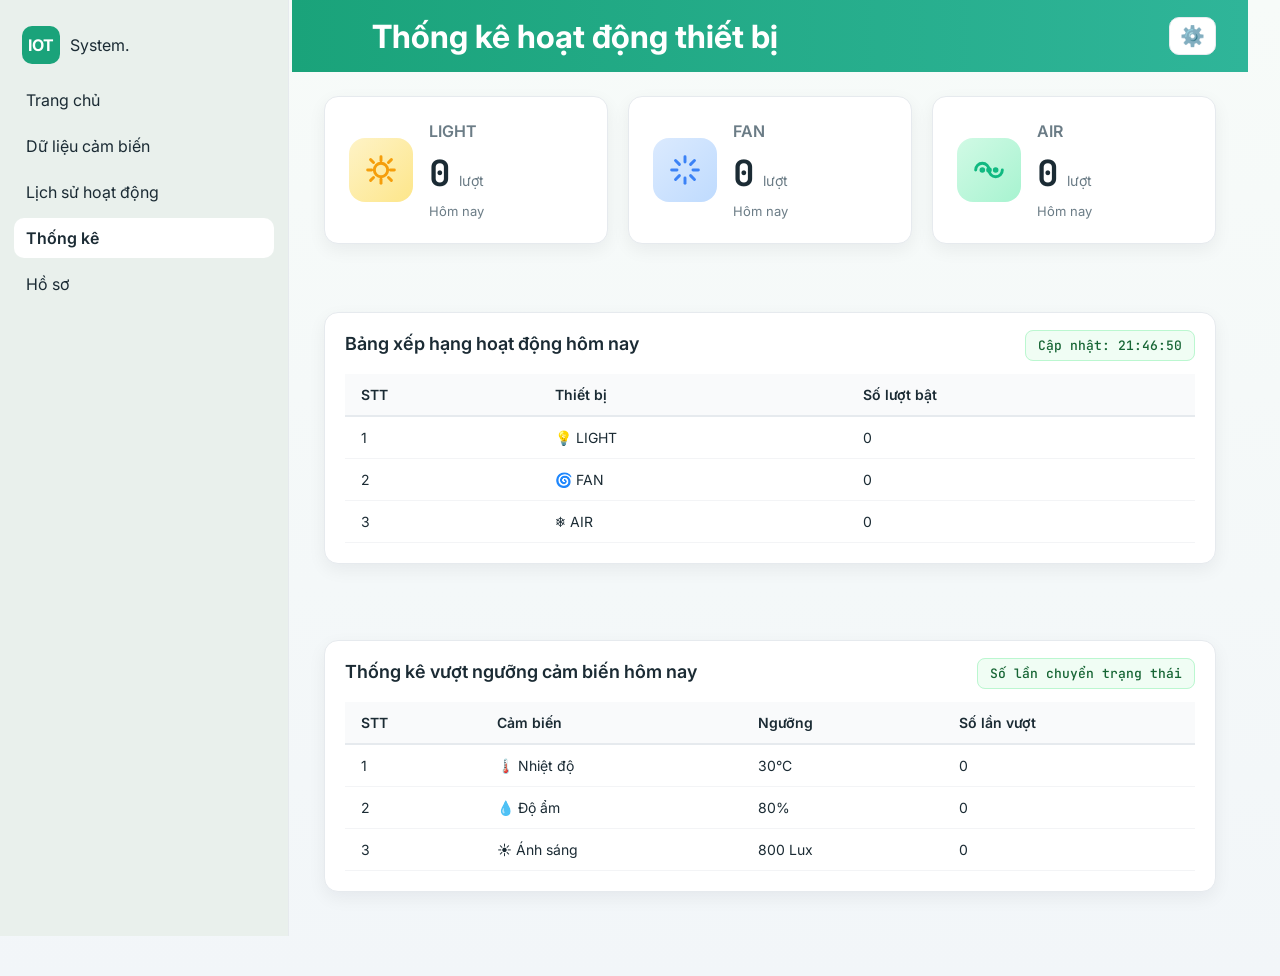
<file: Back-end/iot-system/src/main/resources/static/statistics.html>
<!DOCTYPE html>
<html lang="vi">
<head>
  <meta charset="UTF-8" />
  <meta name="viewport" content="width=device-width, initial-scale=1.0" />
  <title>IOT System - Thống kê</title>
  <link rel="icon" type="image/png" href="img/iot.png" />

  <!-- Styles -->
  <link rel="stylesheet" href="css/common.css" />
  <link rel="stylesheet" href="css/statistics.css" />

  <!-- Fonts -->
  <link rel="preconnect" href="https://fonts.googleapis.com">
  <link rel="preconnect" href="https://fonts.gstatic.com" crossorigin>
  <link href="https://fonts.googleapis.com/css2?family=Inter:wght@400;600;700&display=swap" rel="stylesheet">
  <link href="https://fonts.googleapis.com/css2?family=JetBrains+Mono:wght@400;500;600;700&display=swap" rel="stylesheet">

  <!-- GSAP for animations -->
  <script src="js/gsap.min.js"></script>

  <!-- Scripts -->
  <script type="module" src="js/statistics.js"></script>
</head>
<body>
<div class="app">
  <!-- Sidebar -->
  <aside class="sidebar">
    <div>
      <div class="brand">
        <div class="logo">IOT</div>
        <div class="brand-text"><div class="line1">System.</div></div>
      </div>
      <nav class="nav">
        <a class="nav-item" href="index.html">Trang chủ</a>
        <a class="nav-item" href="history.html">Dữ liệu cảm biến</a>
        <a class="nav-item" href="activity.html">Lịch sử hoạt động</a>
        <a class="nav-item active" href="statistics.html">Thống kê</a>
        <a class="nav-item" href="profile.html">Hồ sơ</a>
      </nav>
    </div>
  </aside>

  <!-- Main -->
  <main class="main">
    <header class="topbar">
      <h1>Thống kê hoạt động thiết bị</h1>
      <button id="btn-settings" class="icon-btn" title="Cài đặt ngưỡng" aria-label="Cài đặt" style="float:right">⚙️</button>
    </header>

    <!-- Summary Cards -->
    <section class="summary-cards">
      <div class="card summary-card">
        <div class="summary-icon light-icon">
          <svg viewBox="0 0 24 24" width="32" height="32" fill="none" stroke="#f59e0b" stroke-width="2.2" stroke-linecap="round" stroke-linejoin="round">
            <circle cx="12" cy="12" r="5"/>
            <path d="M2 12h3"/>
            <path d="M19 12h3"/>
            <path d="M12 2v3"/>
            <path d="M12 19v3"/>
            <path d="M4.2 4.2l2.2 2.2"/>
            <path d="M17.6 17.6l2.2 2.2"/>
            <path d="M19.8 4.2l-2.2 2.2"/>
            <path d="M6.4 17.6l-2.2 2.2"/>
          </svg>
        </div>
        <div class="summary-content">
          <h3>LIGHT</h3>
          <div class="summary-value">
            <span id="total-light" class="big-number">0</span>
            <span class="unit">lượt</span>
          </div>
          <div class="summary-time">Hôm nay</div>
        </div>
      </div>

      <div class="card summary-card">
        <div class="summary-icon fan-icon">
          <svg viewBox="0 0 24 24" width="32" height="32" fill="none" stroke="#3b82f6" stroke-width="2.2" stroke-linecap="round" stroke-linejoin="round">
            <path d="M12 2v4"/>
            <path d="m16.2 7.8 2.9-2.9"/>
            <path d="M18 12h4"/>
            <path d="m16.2 16.2 2.9 2.9"/>
            <path d="M12 18v4"/>
            <path d="m4.9 19.1 2.9-2.9"/>
            <path d="M2 12h4"/>
            <path d="m4.9 4.9 2.9 2.9"/>
          </svg>
        </div>
        <div class="summary-content">
          <h3>FAN</h3>
          <div class="summary-value">
            <span id="total-fan" class="big-number">0</span>
            <span class="unit">lượt</span>
          </div>
          <div class="summary-time">Hôm nay</div>
        </div>
      </div>

      <div class="card summary-card">
        <div class="summary-icon air-icon">
          <svg viewBox="0 0 24 24" width="32" height="32" fill="none" stroke="#10b981" stroke-width="2.2" stroke-linecap="round" stroke-linejoin="round">
            <path d="M2 12c0-2.8 2.2-5 5-5s5 2.2 5 5 2.2 5 5 5 5-2.2 5-5"/>
            <circle cx="7" cy="12" r="1"/>
            <circle cx="12" cy="12" r="1"/>
            <circle cx="17" cy="12" r="1"/>
          </svg>
        </div>
        <div class="summary-content">
          <h3>AIR</h3>
          <div class="summary-value">
            <span id="total-air" class="big-number">0</span>
            <span class="unit">lượt</span>
          </div>
          <div class="summary-time">Hôm nay</div>
        </div>
      </div>
    </section>

    <!-- Activity Table -->
    <section class="activity-section">
      <div class="card activity-card">
        <div class="activity-header">
          <h3>Bảng xếp hạng hoạt động hôm nay</h3>
          <div class="activity-info">
            <span class="info-badge" id="last-update">Cập nhật: --:--:--</span>
          </div>
        </div>
        <div class="activity-body">
          <table class="activity-table">
            <thead>
              <tr>
                <th>STT</th>
                <th>Thiết bị</th>
                <th>Số lượt bật</th>
              </tr>
            </thead>
            <tbody id="activity-tbody">
              <tr data-device="light">
                <td class="rank-cell">1</td>
                <td>
                  <div class="device-info">
                    <span class="device-icon">💡</span>
                    <span class="device-name">LIGHT</span>
                  </div>
                </td>
                <td class="count-cell"><span class="device-count">0</span></td>
              </tr>
              <tr data-device="fan">
                <td class="rank-cell">2</td>
                <td>
                  <div class="device-info">
                    <span class="device-icon">🌀</span>
                    <span class="device-name">FAN</span>
                  </div>
                </td>
                <td class="count-cell"><span class="device-count">0</span></td>
              </tr>
              <tr data-device="air">
                <td class="rank-cell">3</td>
                <td>
                  <div class="device-info">
                    <span class="device-icon">❄️</span>
                    <span class="device-name">AIR</span>
                  </div>
                </td>
                <td class="count-cell"><span class="device-count">0</span></td>
              </tr>
            </tbody>
          </table>
        </div>
      </div>
    </section>

    <!-- Sensor Violations Table -->
    <section class="activity-section">
      <div class="card activity-card">
        <div class="activity-header">
          <h3>Thống kê vượt ngưỡng cảm biến hôm nay</h3>
          <div class="activity-info">
            <span class="info-badge">Số lần chuyển trạng thái</span>
          </div>
        </div>
        <div class="activity-body">
          <table class="activity-table">
            <thead>
              <tr>
                <th>STT</th>
                <th>Cảm biến</th>
                <th>Ngưỡng</th>
                <th>Số lần vượt</th>
              </tr>
            </thead>
            <tbody id="violations-tbody">
              <tr data-sensor="temp">
                <td class="rank-cell">1</td>
                <td>
                  <div class="device-info">
                    <span class="device-icon">🌡️</span>
                    <span class="device-name">Nhiệt độ</span>
                  </div>
                </td>
                <td><span id="threshold-temp-display">30</span>°C</td>
                <td class="count-cell"><span class="violation-count">0</span></td>
              </tr>
              <tr data-sensor="hum">
                <td class="rank-cell">2</td>
                <td>
                  <div class="device-info">
                    <span class="device-icon">💧</span>
                    <span class="device-name">Độ ẩm</span>
                  </div>
                </td>
                <td><span id="threshold-hum-display">80</span>%</td>
                <td class="count-cell"><span class="violation-count">0</span></td>
              </tr>
              <tr data-sensor="light">
                <td class="rank-cell">3</td>
                <td>
                  <div class="device-info">
                    <span class="device-icon">☀️</span>
                    <span class="device-name">Ánh sáng</span>
                  </div>
                </td>
                <td><span id="threshold-light-display">800</span> Lux</td>
                <td class="count-cell"><span class="violation-count">0</span></td>
              </tr>
            </tbody>
          </table>
        </div>
      </div>
    </section>
  </main>
</div>

<!-- Settings Modal -->
<div id="settings-modal" class="modal" aria-hidden="true" style="display:none">
  <div class="modal-backdrop"></div>
  <div class="modal-dialog" role="dialog" aria-modal="true" aria-labelledby="settings-title">
    <div class="modal-header">
      <h3 id="settings-title">Cài đặt ngưỡng cảnh báo</h3>
      <button id="settings-close" class="icon-btn" aria-label="Đóng">✖</button>
    </div>
    <div class="modal-body">
      <div class="form-row">
        <label>Ngưỡng cảnh báo</label>
        <p style="font-size: 13px; color: #6b7280; margin-bottom: 1rem;">
          💡 Khi giá trị cảm biến vượt quá ngưỡng này, hệ thống sẽ đếm số lần vượt và cảnh báo.
        </p>
        <div class="grid2">
          <div><small>Nhiệt độ (°C)</small><input type="number" id="th-temp" min="-50" max="100" step="0.5" value="30"></div>
          <div><small>Độ ẩm (%)</small><input type="number" id="th-hum" min="0" max="100" step="1" value="80"></div>
          <div><small>Ánh sáng (Lux)</small><input type="number" id="th-light" min="0" max="100000" step="1" value="800"></div>
        </div>
      </div>
    </div>
    <div class="modal-footer">
      <button id="settings-save" class="btn-primary">Lưu</button>
      <button id="settings-cancel" class="btn-secondary">Hủy</button>
    </div>
  </div>
</div>

</body>
</html>
</file>
<file: Back-end/iot-system/src/main/resources/static/css/common.css>
.skeleton-line { height: 20px; border-radius: 8px; background: linear-gradient(90deg, #eef2f7 25%, #e6ebf2 37%, #eef2f7 63%); background-size: 400% 100%; animation: sk 1.2s ease-in-out infinite; margin-bottom: 10px; }
.skeleton-block { height: 100%; border-radius: 12px; background: linear-gradient(90deg, #eef2f7 25%, #e6ebf2 37%, #eef2f7 63%); background-size: 400% 100%; animation: sk 1.2s ease-in-out infinite; }
@keyframes sk { 0% { background-position: 100% 50%; } 100% { background-position: 0 50%; } }

.card.alert-soft { border-color: #f59e0b; box-shadow: 0 0 0 2px rgba(245,158,11,.15), var(--shadow); }
.card.alert-hard { border-color: #ef4444; box-shadow: 0 0 0 2px rgba(239,68,68,.2), var(--shadow); }

/* Subtle background flash for alerts */
@keyframes alertFlash {
  0% { background-color: rgba(239,68,68,0); }
  50% { background-color: rgba(239,68,68,.14); }
  100% { background-color: rgba(239,68,68,0); }
}
.card.alert-flash { animation: alertFlash .6s ease-in-out 2; }

/* Respect reduced motion: disable animation, use static tint */
@media (prefers-reduced-motion: reduce) {
  .card.alert-flash { animation: none; background-color: rgba(239,68,68,.08); }
}
/* ===== COMMON LAYOUT RULES ===== */
/* Main content layout for all pages */
body .main {
  margin-left: 260px !important;
  width: calc(100% - 260px) !important;
  max-width: calc(100% - 260px) !important;
  min-height: 100vh;
  padding: 0;
  box-sizing: border-box;
  position: relative;
  z-index: 10;
  overflow-x: hidden;
  overflow-y: auto;
}

/* Ensure all content stays within main area */
body .main > * {
  max-width: 100%;
  box-sizing: border-box;
}

/* Topbar for all pages - full width and edge-to-edge */
body .main .topbar {
  margin: 0;
  border-radius: 0;
  width: 100%;
  box-sizing: border-box;
  position: sticky;
  top: 0;
  left: 0;
  right: 0;
  z-index: 1000;
  padding-left: 2rem;
  padding-right: 0;
}

/* Ensure app fills the viewport width for full-bleed topbar */
.app { width: 100%; }

/* Settings button positioning */
body .main .topbar .icon-btn {
  margin-left: auto;
  flex-shrink: 0;
}

/* ===== INDEX PAGE SPECIFIC STYLES ===== */
.cards {
  display: flex;
  gap: 16px;
  margin: 1rem 2rem;
  padding: 0;
}

.card.device {
  flex: 1;
  min-width: 0;
  max-width: 100%;
  box-sizing: border-box;
  position: relative;
  z-index: 1002;
}
.device-meta { margin-top: 8px; color: var(--muted); }

.sensor-cards {
  display: flex;
  gap: 16px;
  margin: 20px 2rem;
}

.card.sensor {
  flex: 1;
  min-width: 0;
  max-width: 100%;
  box-sizing: border-box;
  position: relative;
  z-index: 1002;
}

.sensor-value {
  font-family: 'JetBrains Mono', ui-monospace, SFMono-Regular, Menlo, Consolas, "Liberation Mono", Monaco, monospace;
  font-size: 20px;
  font-weight: 600;
  transition: none; /* Let GSAP handle all animations */
}

.charts-grid {
  display: grid;
  grid-template-columns: 1fr;
  gap: 20px;
  margin: 20px 2rem;
  align-items: stretch;
}

.chart-card {
  background: var(--card);
  border-radius: 14px;
  padding: 16px;
  box-shadow: var(--shadow);
  height: 500px;
  min-width: 0;
  max-width: 100%;
  box-sizing: border-box;
  position: relative;
  z-index: 1002;
}

.chart-header {
  display: flex;
  justify-content: space-between;
  align-items: center;
  margin-bottom: 12px;
}
.chart-header h3 { letter-spacing: .4px; }
.card .card-header h3 { letter-spacing: .3px; }
.chart-actions { display: flex; align-items: center; gap: 8px; }
.chip { 
  border: 1px solid var(--border); 
  background: #fff; 
  border-radius: 999px; 
  padding: 4px 10px; 
  cursor: pointer; 
  font-size: 12px; 
  transition: all 0.2s ease;
}

/* Ensure canvas fits card and doesn't overflow grid */
.chart-canvas { 
  height: 420px; 
  max-width: 100%;
  box-sizing: border-box;
}
.chart-card canvas {
  width: 100% !important;
  height: 100% !important;
  display: block;
}
/* Ensure ECharts div fills the canvas area */
#combinedChart {
  width: 100% !important;
  height: 100% !important;
  max-width: 100%;
  box-sizing: border-box;
}

/* Responsive design */
@media (max-width: 768px) {
  .chart-card {
    height: 400px;
  }
  .chart-canvas { 
    height: 320px; 
  }
}

.window-select {
  padding: 4px 8px;
  border-radius: 12px;
  border: 1px solid var(--border);
}
.card.sensor { padding: 12px; }
.sensor-value .delta-badge { font-size: 12px; }

/* ===== PROFILE PAGE SPECIFIC STYLES ===== */
.profile-hero { display: none; height: 0; margin: 0; }

.profile-card { margin: 1rem; }
.profile-header { display: flex; align-items: center; gap: 16px; margin-bottom: 14px; }
.profile-header.large { gap: 22px; }
.avatar-lg { width: 72px; height: 72px; border-radius: 50%; object-fit: cover; border: 2px solid #fff; box-shadow: var(--shadow); }
.avatar-hero { width: 180px; height: 180px; border-radius: 50%; object-fit: cover; border: 2px solid #eaecef; box-shadow: var(--shadow); margin-top: 0; background: #fff; }
.identity .fullname { font-size: 22px; font-weight: 700; }
.identity .email { color: var(--muted); font-size: 15px; }
.identity .handle { color: var(--muted); font-size: 13px; }

.form-grid {
  display: grid;
  grid-template-columns: 1fr 1fr; /* mỗi bên 3 ô -> tổng 6 ô chia 2 cột */
  gap: 16px 20px;
}
.field { display: flex; flex-direction: column; gap: 6px; }
.field label { color: var(--muted); font-size: 14px; }
.field input {
  height: 48px; border-radius: 12px; border: 1px solid var(--border);
  background: #f6f7f9; padding: 0 14px; color: var(--text); font-size: 15px;
}

.input-row { display: grid; grid-template-columns: 1fr 96px; gap: 8px; }
.copy-btn {
  height: 48px; border-radius: 12px; border: 1px solid var(--border);
  background: var(--primary); color: #fff; cursor: pointer;
}

@media (max-width: 1200px) {
  .form-grid { grid-template-columns: 1fr 1fr; }
}
@media (max-width: 700px) {
  .form-grid { grid-template-columns: 1fr; }
}

:root {
  --bg: #f5f7fb;
  --sidebar: #e9f0ec;
  --primary: #1aa37a;
  --text: #1b2b34;
  --muted: #6b7c86;
  --card: #ffffff;
  --border: #e6eaee;
  --shadow: 0 6px 18px rgba(16,24,40,.06);
  --red: #ff6b6b;
  --blue: #4dabf7;
  --green: #51cf66;
}

/* ===== Global ===== */
html, body {
  margin: 0;
  padding: 0;
  min-height: 100vh;
  overflow-x: hidden;
}

body {
  font-family: 'Inter', system-ui, -apple-system, Segoe UI, Roboto, Arial, sans-serif;
  background: linear-gradient(180deg, #f7fbf9 0%, #f2f6f9 100%);
  color: var(--text);
  min-height: 100vh;
}



/* Device icons */
.dev-icon { display:inline-flex; width:34px; height:34px; margin-right:10px; vertical-align:middle }
.icon-on { filter: drop-shadow(0 0 12px rgba(255, 214, 0, .8)); }

/* Sensor icon colors */
.sensor-icon-temp { stroke: #ef4444; }
.sensor-icon-hum { stroke: #06b6d4; }
.sensor-icon-light { stroke: #22c55e; }
.sensor-icon-active { filter: drop-shadow(0 0 14px rgba(34, 197, 94, .9)); }

.trend-arrow { display:inline-block; width: 0; height: 0; margin-right:6px; vertical-align:middle }
.trend-up { border-left:6px solid transparent; border-right:6px solid transparent; border-bottom:10px solid #10b981; }
.trend-down { border-left:6px solid transparent; border-right:6px solid transparent; border-top:10px solid #ef4444; }

.delta-badge { margin-left:8px; font-size: 12px; padding: 2px 6px; border-radius: 8px; border: 1px solid var(--border); background: #fff; }
.delta-up { color: #047857; background: #ecfdf5; border-color: #a7f3d0; }
.delta-down { color: #b91c1c; background: #fef2f2; border-color: #fecaca; }
.delta-zero { color: #6b7280; background: #f9fafb; }

/* Unify DataTables and controls font */
.dataTables_wrapper,
.dataTables_wrapper * {
  font-family: inherit;
}

/* Loading overlay */
.loading-overlay {
  position: absolute;
  inset: 0;
  background: rgba(255,255,255,0.6);
  display: none;
  align-items: center;
  justify-content: center;
  z-index: 10;
}
.table-container { position: relative; }
.spinner {
  width: 28px;
  height: 28px;
  border: 3px solid var(--border);
  border-top-color: var(--primary);
  border-radius: 50%;
  animation: spin 0.8s linear infinite;
}
@keyframes spin { to { transform: rotate(360deg); } }

/* Button loading state */
.btn.loading {
  opacity: .7;
  pointer-events: none;
}

#toast-container {
  position: fixed;
  top: 20px;
  right: 20px;
  z-index: 1000;
}
.toast {
  position: fixed;
  top: 2rem;
  right: 2rem;
  background: var(--card-bg);
  color: var(--text-primary);
  padding: 1rem 1.5rem;
  border-radius: 8px;
  box-shadow: var(--card-shadow);
  border: 1px solid var(--border-color);
  font-size: 13px;
  display: flex;
  align-items: center;
  gap: 10px;
  opacity: 0;
  transform: translateX(100%);
  transition: transform 0.3s ease;
  z-index: 1000;
  margin-bottom: 0;
}
.toast.success { 
  background: var(--card-bg);
  border-left: 4px solid #10b981;
  color: var(--text-primary);
}
.toast.info { 
  background: var(--card-bg);
  border-left: 4px solid #3b82f6;
  color: var(--text-primary);
}
.toast.error {
  background: var(--card-bg);
  border-left: 4px solid #ef4444;
  color: var(--text-primary);
}
.toast.warning {
  background: var(--card-bg);
  border-left: 4px solid #f59e0b;
  color: var(--text-primary);
}
.toast .toast-close { 
    margin-left: 8px; 
    cursor: pointer; 
    opacity: .85; 
    font-size: 16px;
    font-weight: bold;
    padding: 0 4px;
    border-radius: 3px;
    transition: all 0.2s ease;
}

.toast .toast-close:hover {
    opacity: 1;
    background: rgba(255, 255, 255, 0.2);
}
.toast.show {
  transform: translateX(0);
  opacity: 1;
}

.row-flash { animation: flash-bg 1.6s ease-out 1; }
@keyframes flash-bg { 0% { background-color: #fef9c3; } 40% { background-color: #fde68a; } 100% { background-color: transparent; } }

.form-error {
  margin-top: 8px;
  padding: 8px 12px;
  border-radius: 8px;
  background: #fef2f2;
  color: #991b1b;
  border: 1px solid #fecaca;
  font-size: 13px;
}
.app {
  display: flex;
  min-height: 100vh;
  position: relative;
  width: 100%;
  overflow-x: hidden;
}

/* ===== Sidebar ===== */
.sidebar {
  background: var(--sidebar);
  padding: 18px 14px;
  display: flex;
  flex-direction: column;
  justify-content: space-between;
  border-right: 1px solid var(--border);
  position: fixed;
  left: 0;
  top: 0;
  height: 100vh;
  width: 260px;
  z-index: 1000;
  overflow-y: auto;
}
.brand { display: flex; align-items: center; gap: 10px; margin: 8px 8px 16px; }
.logo {
  width: 38px; height: 38px;
  border-radius: 10px;
  background: var(--primary); color: #fff;
  display: grid; place-items: center;
  font-weight: 700;
}
.nav { display: flex; flex-direction: column; gap: 6px; }
.nav-item {
  padding: 10px 12px;
  border-radius: 10px;
  color: var(--text);
  text-decoration: none;
}
.nav-item.active { background: #fff; font-weight: 600; }
.profile { display: flex; align-items: center; gap: 12px; margin: 16px 8px; }
.avatar { width: 42px; height: 42px; border-radius: 50%; background: var(--primary); }

/* ===== Topbar ===== */
.topbar {
  background: linear-gradient(90deg, var(--primary), #2fb599);
  color: #fff;
  padding: 20px 24px;
  margin: 0;
  border-radius: 8px 8px 0 0;
  position: relative;
  z-index: 1001;
}

/* Ensure topbar text doesn't overlap with sidebar */
body .main .topbar {
  padding-left: 4rem;
  padding-right: 2rem;
  box-sizing: border-box;
  display: flex;
  align-items: center;
  justify-content: space-between;
  height: 72px;
}

body .main .topbar h1 {
  margin: 0;
  padding: 0;
  text-align: left;
  white-space: nowrap;
  overflow: hidden;
  text-overflow: ellipsis;
  flex: 1;
  margin-left: 1rem;
  min-width: 0;
}

/* ===== Card ===== */
.card {
  background: var(--card);
  border: 1px solid var(--border);
  border-radius: 14px;
  padding: 16px;
  box-shadow: var(--shadow);
  margin-bottom: 20px;
}
.card-header { display: flex; justify-content: space-between; align-items: center; }
.card.alert { border-color: #f43f5e; box-shadow: 0 0 0 2px rgba(244,63,94,.15), var(--shadow); }
.card.alert .sensor-icon-temp, .card.alert .sensor-icon-hum, .card.alert .sensor-icon-light { filter: drop-shadow(0 0 16px rgba(244,63,94,.8)); }

/* ===== Filter Row Alignment ===== */
.filter-card .row {
  display: grid;
  grid-template-columns: 1.2fr 1fr 1fr auto;
  gap: 12px 16px;
  align-items: end;
}
.filter-card .field label { font-size: 13px; color: var(--muted); margin-bottom: 4px; }
.filter-card input[type="text"],
.filter-card select { 
  height: 38px; 
  padding: 8px 10px; 
  border: 1px solid var(--border); 
  border-radius: 10px; 
  box-sizing: border-box;
  font-size: 14px;
}
.filter-card .input-row { display: grid; grid-template-columns: 1fr auto; gap: 6px; }
.filter-card .icon-btn, #btn-settings, #settings-close { 
  height: 38px; 
  padding: 0 10px; 
  border: 1px solid var(--border); 
  background: #fff; 
  border-radius: 10px; 
  cursor: pointer; 
  box-sizing: border-box;
  display: flex;
  align-items: center;
  justify-content: center;
}

/* Modal */
.modal { position: fixed; inset: 0; z-index: 999; }
.modal-backdrop { position: absolute; inset: 0; background: rgba(0,0,0,.35); }
.modal-dialog {
  position: relative; margin: 8vh auto; width: 520px; max-width: calc(100% - 32px);
  background: var(--card); border: 1px solid var(--border); border-radius: 14px; box-shadow: var(--shadow);
}
.modal-header, .modal-footer { padding: 12px 16px; display: flex; justify-content: space-between; align-items: center; }
.modal-body { padding: 12px 16px; display: grid; gap: 12px; }
.grid2 { display: grid; grid-template-columns: 1fr 1fr; gap: 10px; }
.form-row label { font-size: 13px; color: var(--muted); display: block; margin-bottom: 6px; }
.modal input, .modal select { width: 100%; height: 36px; border: 1px solid var(--border); border-radius: 8px; padding: 0 10px; box-sizing: border-box; }
.btn-primary { background: var(--primary); color: #fff; border: none; border-radius: 10px; height: 36px; padding: 0 14px; cursor: pointer; }
.btn-secondary { background: #fff; color: var(--text); border: 1px solid var(--border); border-radius: 10px; height: 36px; padding: 0 14px; cursor: pointer; }

/* Dark theme */
.theme-dark body { background: #0b1220; color: #e5e7eb; }
.theme-dark .card { background: #0f172a; border-color: #1f2937; }
.theme-dark .sidebar { background: #0b1220; border-color: #1f2937; }
.theme-dark .modal-dialog { background: #0f172a; }
.filter-card .actions { display: flex; gap: 10px; align-items: end; }
.filter-card .btn { 
  height: 38px; 
  padding: 0 16px; 
  border-radius: 10px; 
  box-sizing: border-box;
  display: flex;
  align-items: center;
  justify-content: center;
  font-size: 14px;
  font-weight: 500;
}

/* ===== Switch (Device control) ===== */
.switch { position: relative; display: inline-block; width: 58px; height: 30px; }
.switch input { opacity: 0; width: 0; height: 0; }
.slider {
  position: absolute; cursor: pointer; top: 0; left: 0; right: 0; bottom: 0;
  background: #e7edf1; border-radius: 999px; transition: .25s;
}
.slider:before {
  content: ""; position: absolute; height: 24px; width: 24px; left: 3px; bottom: 2px;
  background: white; border-radius: 50%; transition: .25s;
}
input:checked + .slider { background: linear-gradient(90deg, var(--primary), #2fb599); }
input:checked + .slider:before { transform: translateX(28px); box-shadow: 0 2px 4px rgba(0,0,0,.2); }

/* ===== Main Content ===== */
body .main {
  margin-left: 260px !important;
  flex: 1;
  min-height: 100vh;
  padding: 0 2rem 2rem 2rem;
  overflow-y: auto;
  width: calc(100% - 260px) !important;
  max-width: calc(100% - 260px) !important;
  box-sizing: border-box;
  position: relative;
  z-index: 10;
  background: transparent;
  isolation: isolate;
  display: flex;
  flex-direction: column;
}

/* ===== Responsive ===== */
@media (max-width: 768px) {
  .sidebar {
    width: 100%;
    height: auto;
    position: relative;
    z-index: 1;
  }
  
  body .main {
    margin-left: 0 !important;
    width: 100vw !important;
    max-width: 100vw !important;
    padding: 0 1rem 1rem 1rem;
  }
  
  .app {
    flex-direction: column;
  }
}

/* ===== Badges ===== */
.badge {
  display: inline-block;
  padding: 2px 8px;
  border-radius: 12px;
  font-size: 12px;
  line-height: 18px;
  font-weight: 500;
}
.badge-warning {
  background: #f59e0b;
  color: #111827;
}
</file>
<file: Back-end/iot-system/src/main/resources/static/css/statistics.css>
/* Statistics Page Styles */

.summary-cards {
  display: grid;
  grid-template-columns: repeat(auto-fit, minmax(280px, 1fr));
  gap: 20px;
  margin: 1.5rem 2rem;
}

.summary-card {
  display: flex;
  align-items: center;
  gap: 16px;
  padding: 24px;
  transition: transform 0.3s ease, box-shadow 0.3s ease;
  cursor: default;
}

.summary-card:hover {
  transform: translateY(-4px);
  box-shadow: 0 12px 24px rgba(16,24,40,.12);
}

.summary-icon {
  width: 64px;
  height: 64px;
  border-radius: 16px;
  display: flex;
  align-items: center;
  justify-content: center;
  flex-shrink: 0;
}

.summary-icon.light-icon {
  background: linear-gradient(135deg, #fef3c7 0%, #fde68a 100%);
}

.summary-icon.fan-icon {
  background: linear-gradient(135deg, #dbeafe 0%, #bfdbfe 100%);
}

.summary-icon.air-icon {
  background: linear-gradient(135deg, #d1fae5 0%, #a7f3d0 100%);
}

.summary-content {
  flex: 1;
}

.summary-content h3 {
  margin: 0 0 8px 0;
  font-size: 16px;
  font-weight: 600;
  color: var(--muted);
}

.summary-value {
  display: flex;
  align-items: baseline;
  gap: 8px;
  margin-bottom: 6px;
}

.big-number {
  font-family: 'JetBrains Mono', monospace;
  font-size: 36px;
  font-weight: 700;
  color: var(--text);
}

.summary-value .unit {
  font-size: 14px;
  color: var(--muted);
}

.summary-time {
  font-size: 13px;
  color: var(--muted);
}

/* Activity Table Section */
.activity-section {
  margin: 1.5rem 2rem 2rem;
}

.activity-section {
  margin-bottom: 2rem;
}

.activity-card {
  padding: 20px;
}

.activity-header {
  display: flex;
  justify-content: space-between;
  align-items: center;
  margin-bottom: 20px;
}

.activity-header h3 {
  margin: 0;
  font-size: 18px;
  font-weight: 600;
}

.info-badge {
  padding: 6px 12px;
  border-radius: 8px;
  background: #f0fdf4;
  color: #166534;
  font-size: 13px;
  font-weight: 500;
  border: 1px solid #bbf7d0;
  font-family: 'JetBrains Mono', monospace;
}

.activity-body {
  overflow-x: auto;
}

.activity-table {
  width: 100%;
  border-collapse: collapse;
  font-size: 14px;
}

.activity-table thead {
  background: #f9fafb;
}

.activity-table th {
  padding: 12px 16px;
  text-align: left;
  font-weight: 600;
  color: var(--text);
  border-bottom: 2px solid var(--border);
}

.activity-table td {
  padding: 12px 16px;
  border-bottom: 1px solid #f3f4f6;
}

.activity-table tbody tr {
  transition: background 0.2s ease;
}

.activity-table tbody tr:hover {
  background: #f9fafb;
}

.device-badge {
  display: inline-flex;
  align-items: center;
  gap: 6px;
  padding: 4px 12px;
  border-radius: 6px;
  font-weight: 500;
  font-size: 13px;
}

.device-badge.light {
  background: #fef3c7;
  color: #92400e;
}

.device-badge.fan {
  background: #dbeafe;
  color: #1e40af;
}

.device-badge.air {
  background: #d1fae5;
  color: #065f46;
}

.device-badge.temp {
  background: #fee2e2;
  color: #991b1b;
}

.device-badge.hum {
  background: #cffafe;
  color: #155e75;
}

.value-badge {
  display: inline-block;
  font-family: 'JetBrains Mono', monospace;
  font-size: 13px;
  color: var(--text);
}

.action-badge {
  display: inline-flex;
  align-items: center;
  gap: 6px;
  padding: 4px 12px;
  border-radius: 6px;
  font-weight: 500;
  font-size: 13px;
}

.action-badge.on {
  background: #d1fae5;
  color: #065f46;
}

.action-badge.off {
  background: #fee2e2;
  color: #991b1b;
}

.time-text {
  font-family: 'JetBrains Mono', monospace;
  color: var(--muted);
  font-size: 13px;
}

.count-value {
  font-family: 'JetBrains Mono', monospace;
  font-size: 16px;
  font-weight: 700;
  color: var(--primary);
}

/* Responsive Design */
@media (max-width: 1200px) {
  .summary-cards {
    grid-template-columns: repeat(2, 1fr);
  }
}

@media (max-width: 768px) {
  .summary-cards {
    grid-template-columns: 1fr;
  }
  
  .chart-canvas {
    height: 300px;
  }
  
  .activity-header {
    flex-direction: column;
    align-items: flex-start;
    gap: 12px;
  }
}

/* Animation classes */
.stat-card-enter {
  opacity: 0;
  transform: translateY(20px);
}

.chart-enter {
  opacity: 0;
  transform: scale(0.95);
}

.table-row-enter {
  opacity: 0;
  transform: translateX(-10px);
}

/* Modal Styles */
.modal {
  position: fixed;
  top: 0;
  left: 0;
  right: 0;
  bottom: 0;
  z-index: 9999;
  display: flex;
  align-items: center;
  justify-content: center;
}

.modal-backdrop {
  position: absolute;
  inset: 0;
  background: rgba(0, 0, 0, 0.5);
  backdrop-filter: blur(4px);
}

.modal-dialog {
  position: relative;
  background: white;
  border-radius: 16px;
  box-shadow: 0 20px 60px rgba(0, 0, 0, 0.3);
  width: 90%;
  max-width: 500px;
  z-index: 10000;
  animation: modalSlideIn 0.3s ease-out;
}

@keyframes modalSlideIn {
  from {
    opacity: 0;
    transform: translateY(-20px);
  }
  to {
    opacity: 1;
    transform: translateY(0);
  }
}

.modal-header {
  padding: 20px 24px;
  border-bottom: 1px solid var(--border);
  display: flex;
  justify-content: space-between;
  align-items: center;
}

.modal-header h3 {
  margin: 0;
  font-size: 18px;
  font-weight: 600;
}

.icon-btn {
  background: none;
  border: none;
  font-size: 20px;
  cursor: pointer;
  padding: 8px;
  border-radius: 8px;
  transition: background 0.2s;
}

.icon-btn:hover {
  background: #f3f4f6;
}

.modal-body {
  padding: 24px;
}

.form-row {
  margin-bottom: 20px;
}

.form-row label {
  display: block;
  margin-bottom: 12px;
  font-weight: 600;
  font-size: 15px;
}

.grid2 {
  display: grid;
  grid-template-columns: repeat(auto-fit, minmax(150px, 1fr));
  gap: 16px;
}

.grid2 small {
  display: block;
  margin-bottom: 6px;
  color: var(--muted);
  font-size: 13px;
}

.grid2 input {
  width: 100%;
  padding: 10px 12px;
  border: 1px solid var(--border);
  border-radius: 8px;
  font-size: 14px;
  font-family: 'JetBrains Mono', monospace;
  transition: border-color 0.2s;
}

.grid2 input:focus {
  outline: none;
  border-color: var(--primary);
}

.modal-footer {
  padding: 16px 24px;
  border-top: 1px solid var(--border);
  display: flex;
  gap: 12px;
  justify-content: flex-end;
}

.btn-primary, .btn-secondary {
  padding: 10px 20px;
  border-radius: 8px;
  font-size: 14px;
  font-weight: 600;
  cursor: pointer;
  transition: all 0.2s;
  border: none;
}

.btn-primary {
  background: var(--primary);
  color: white;
}

.btn-primary:hover {
  background: #2fb599;
  transform: translateY(-1px);
}

.btn-secondary {
  background: #f3f4f6;
  color: var(--text);
}

.btn-secondary:hover {
  background: #e5e7eb;
}
</file>
